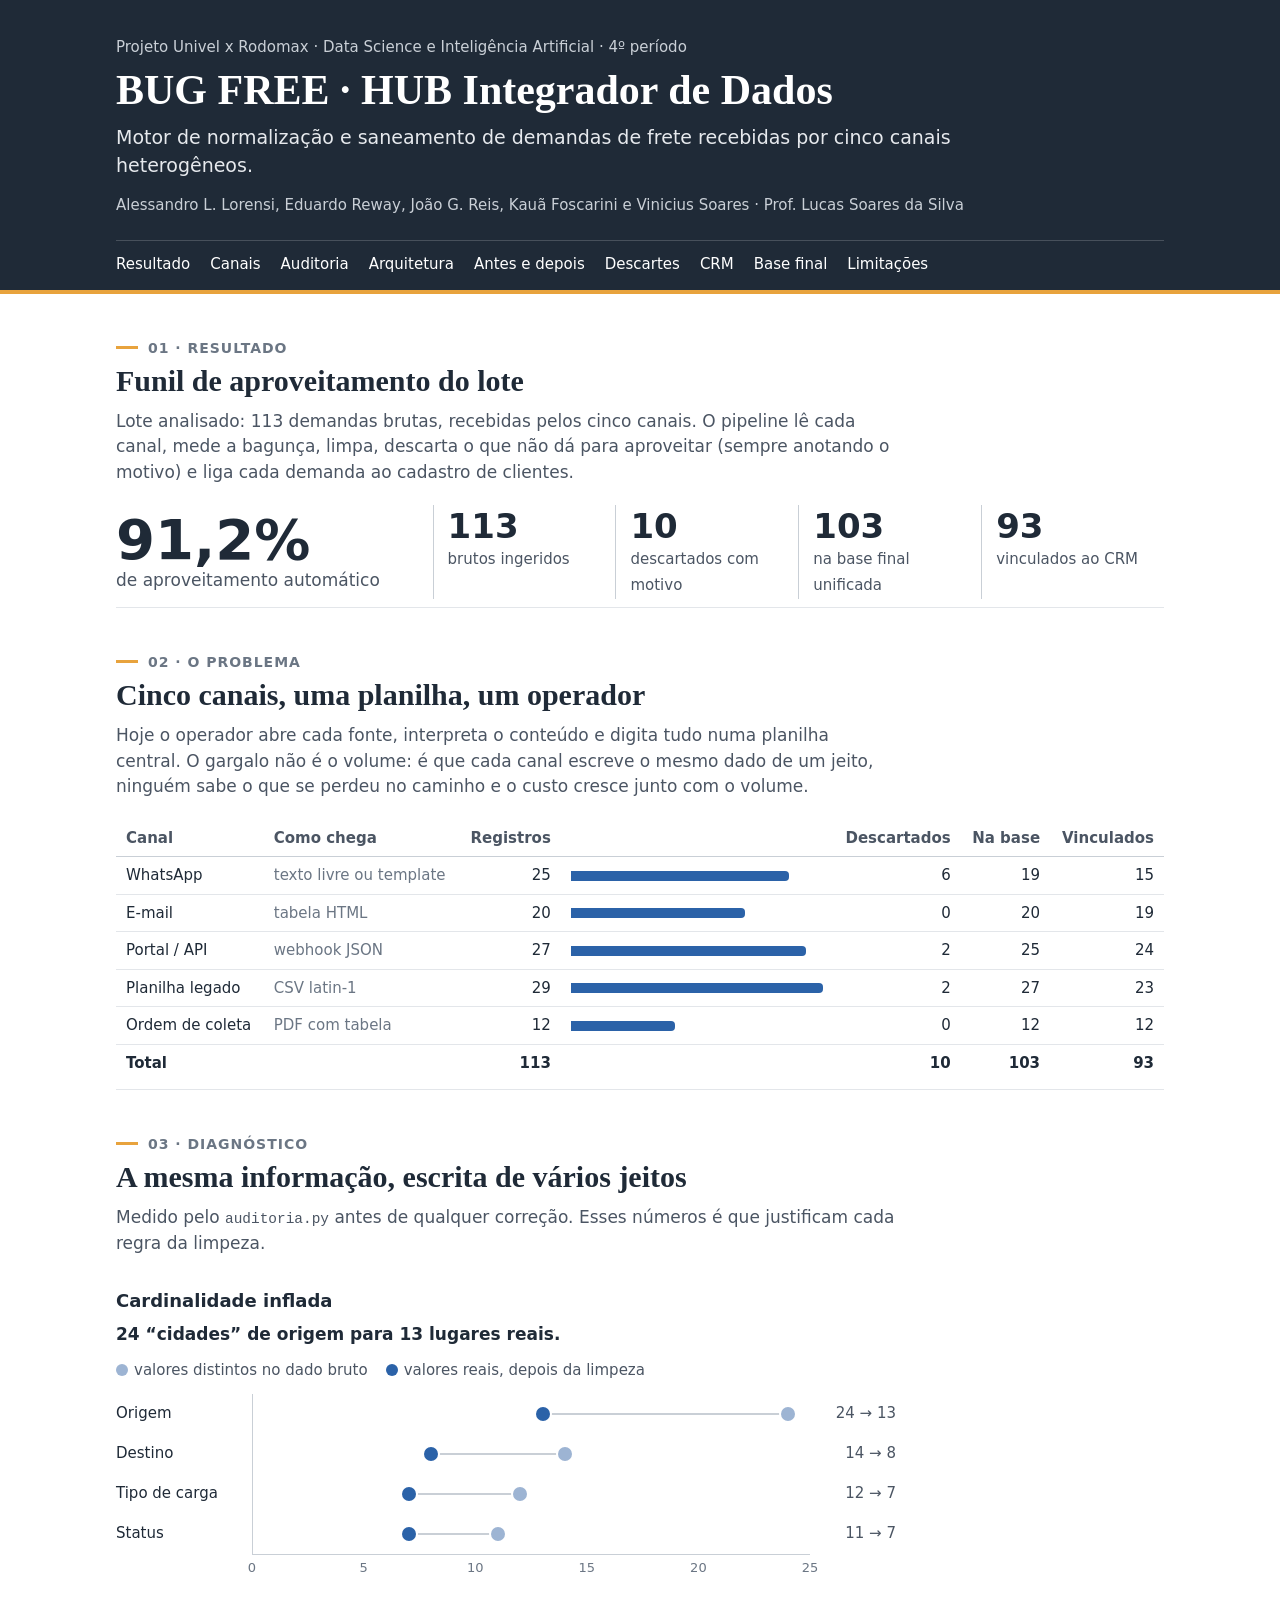
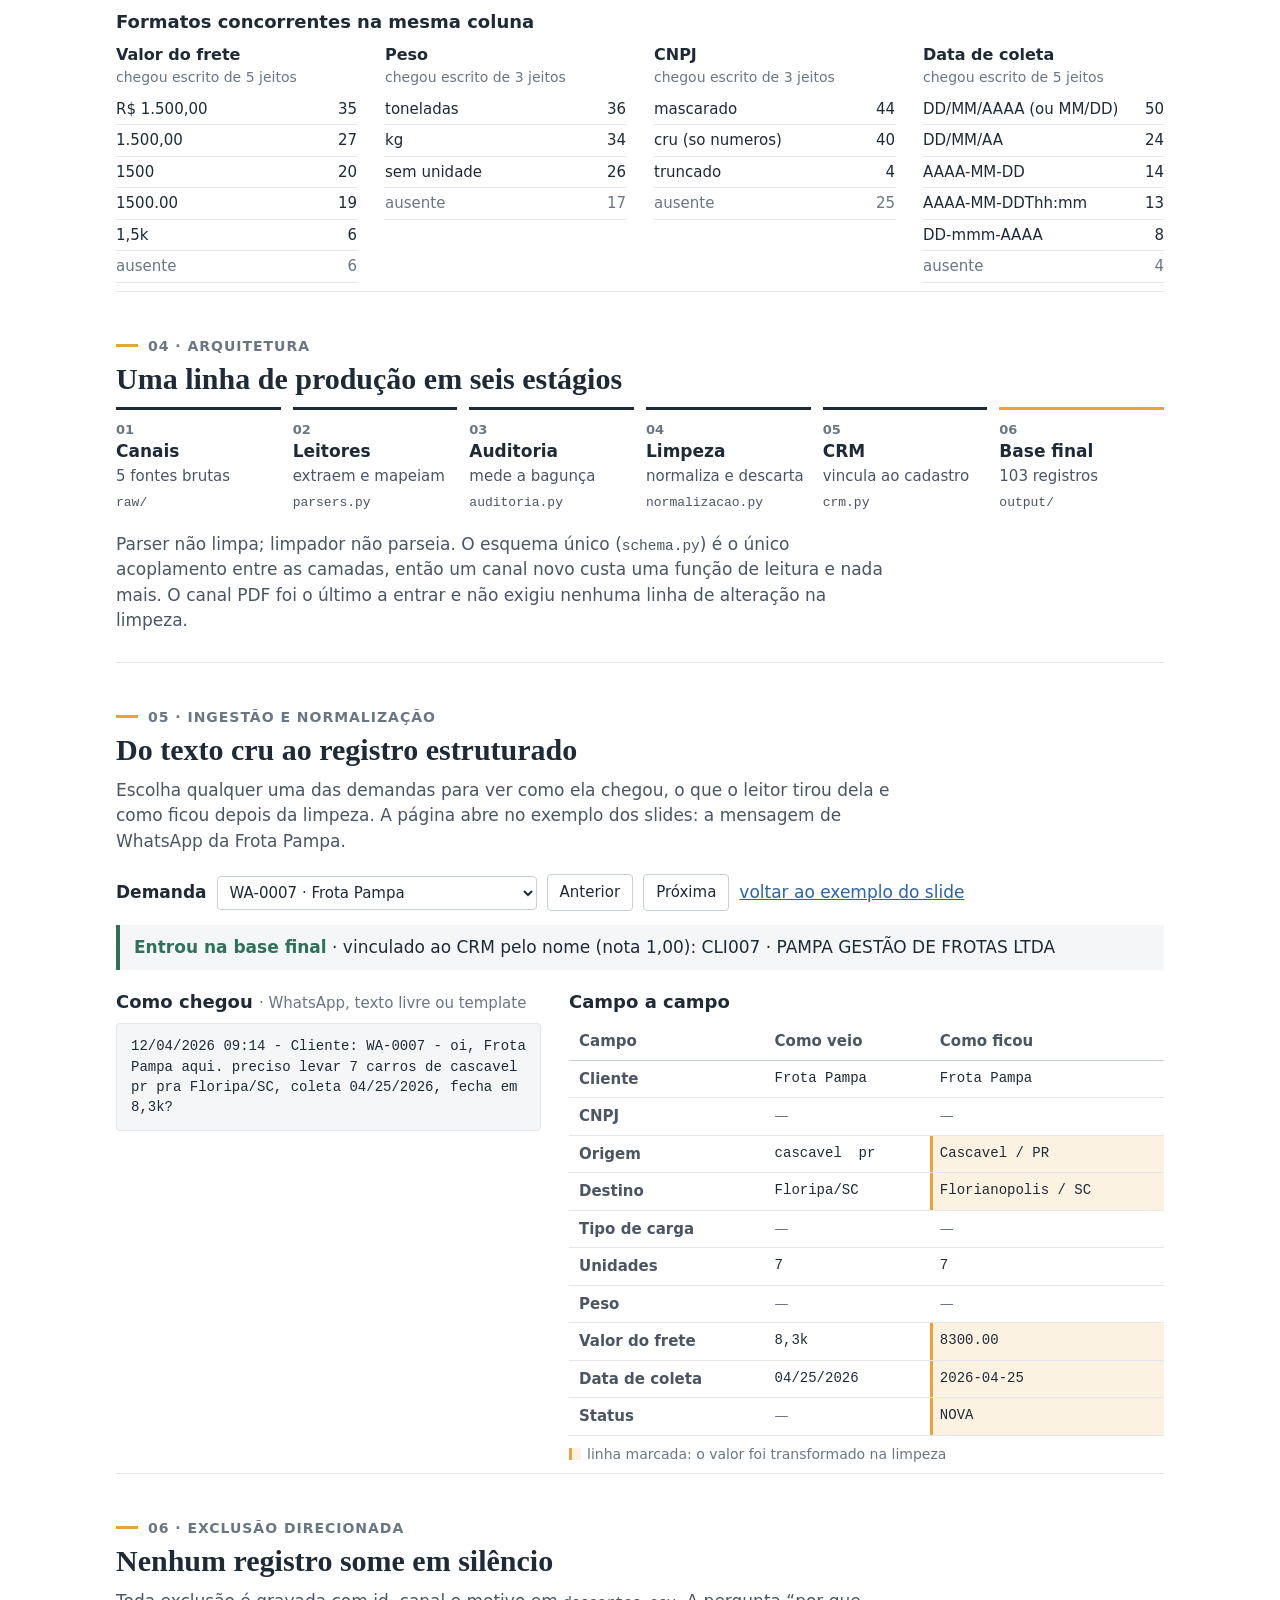
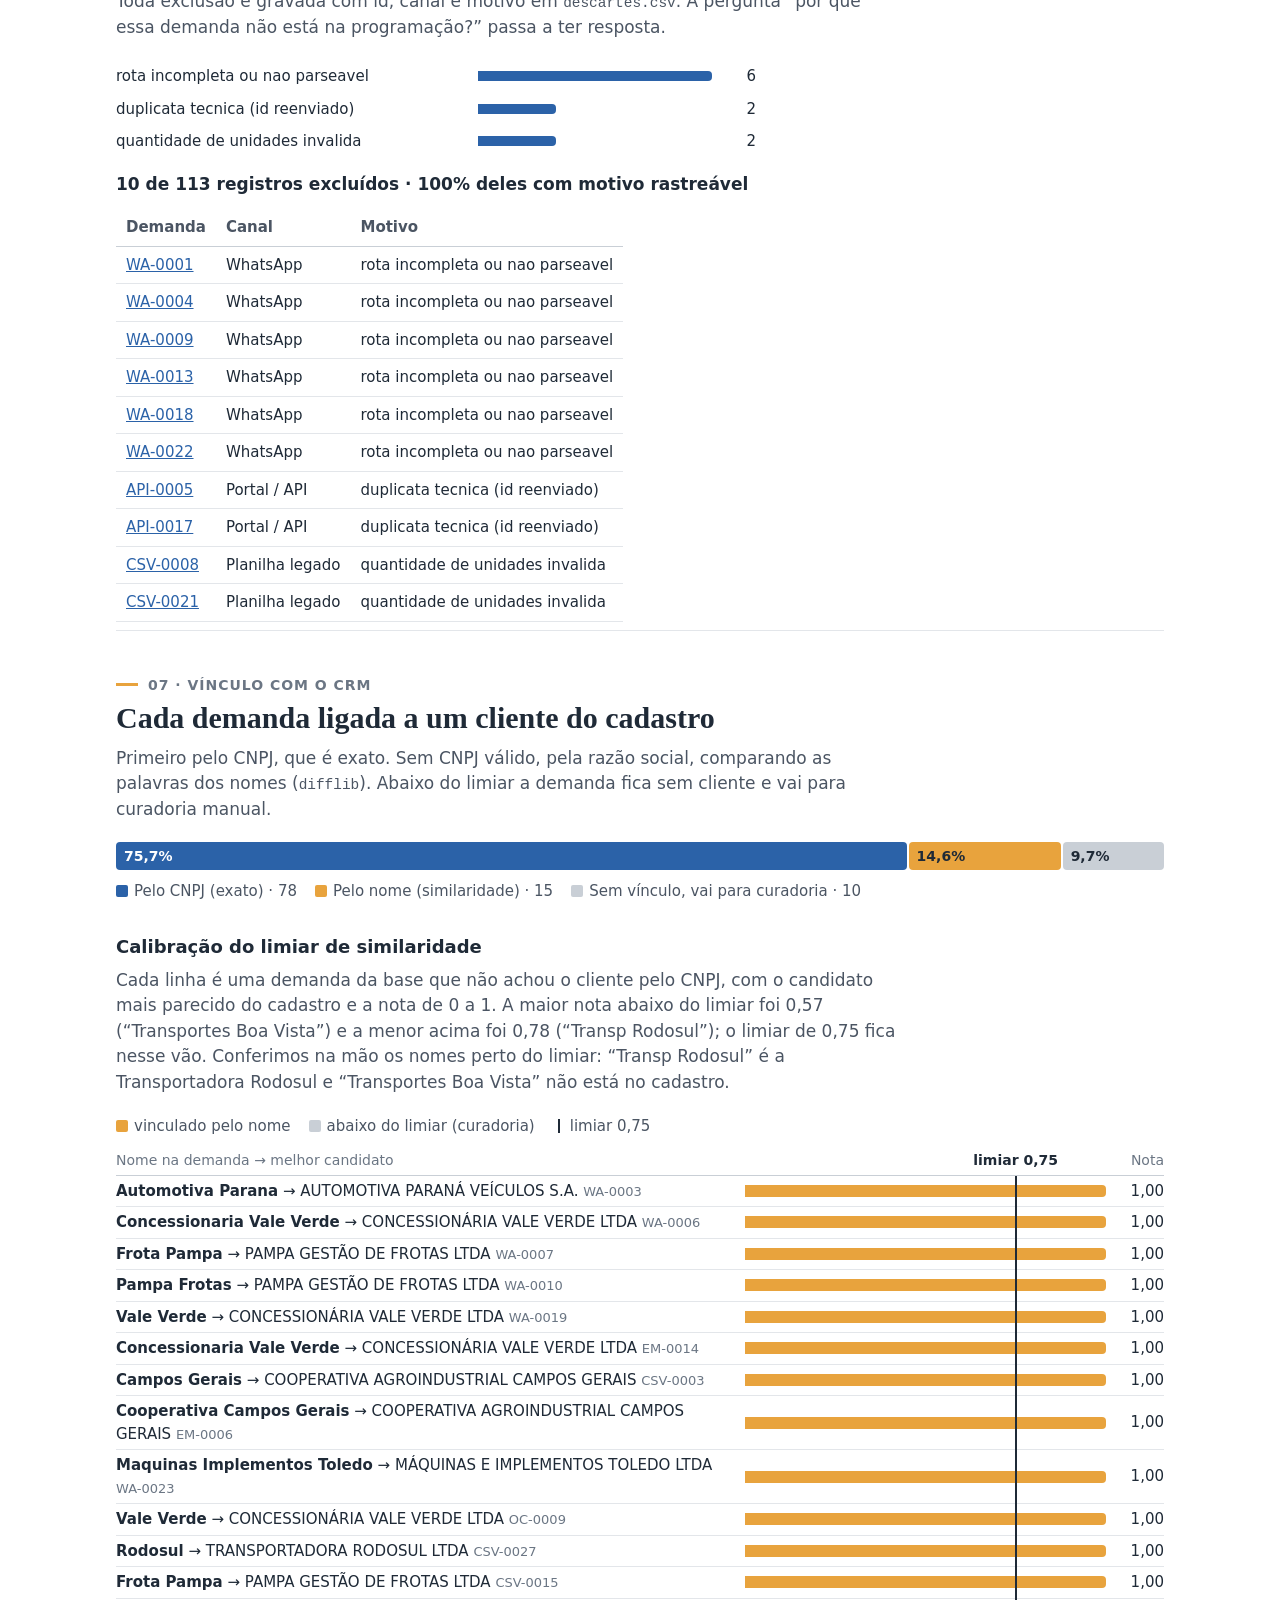
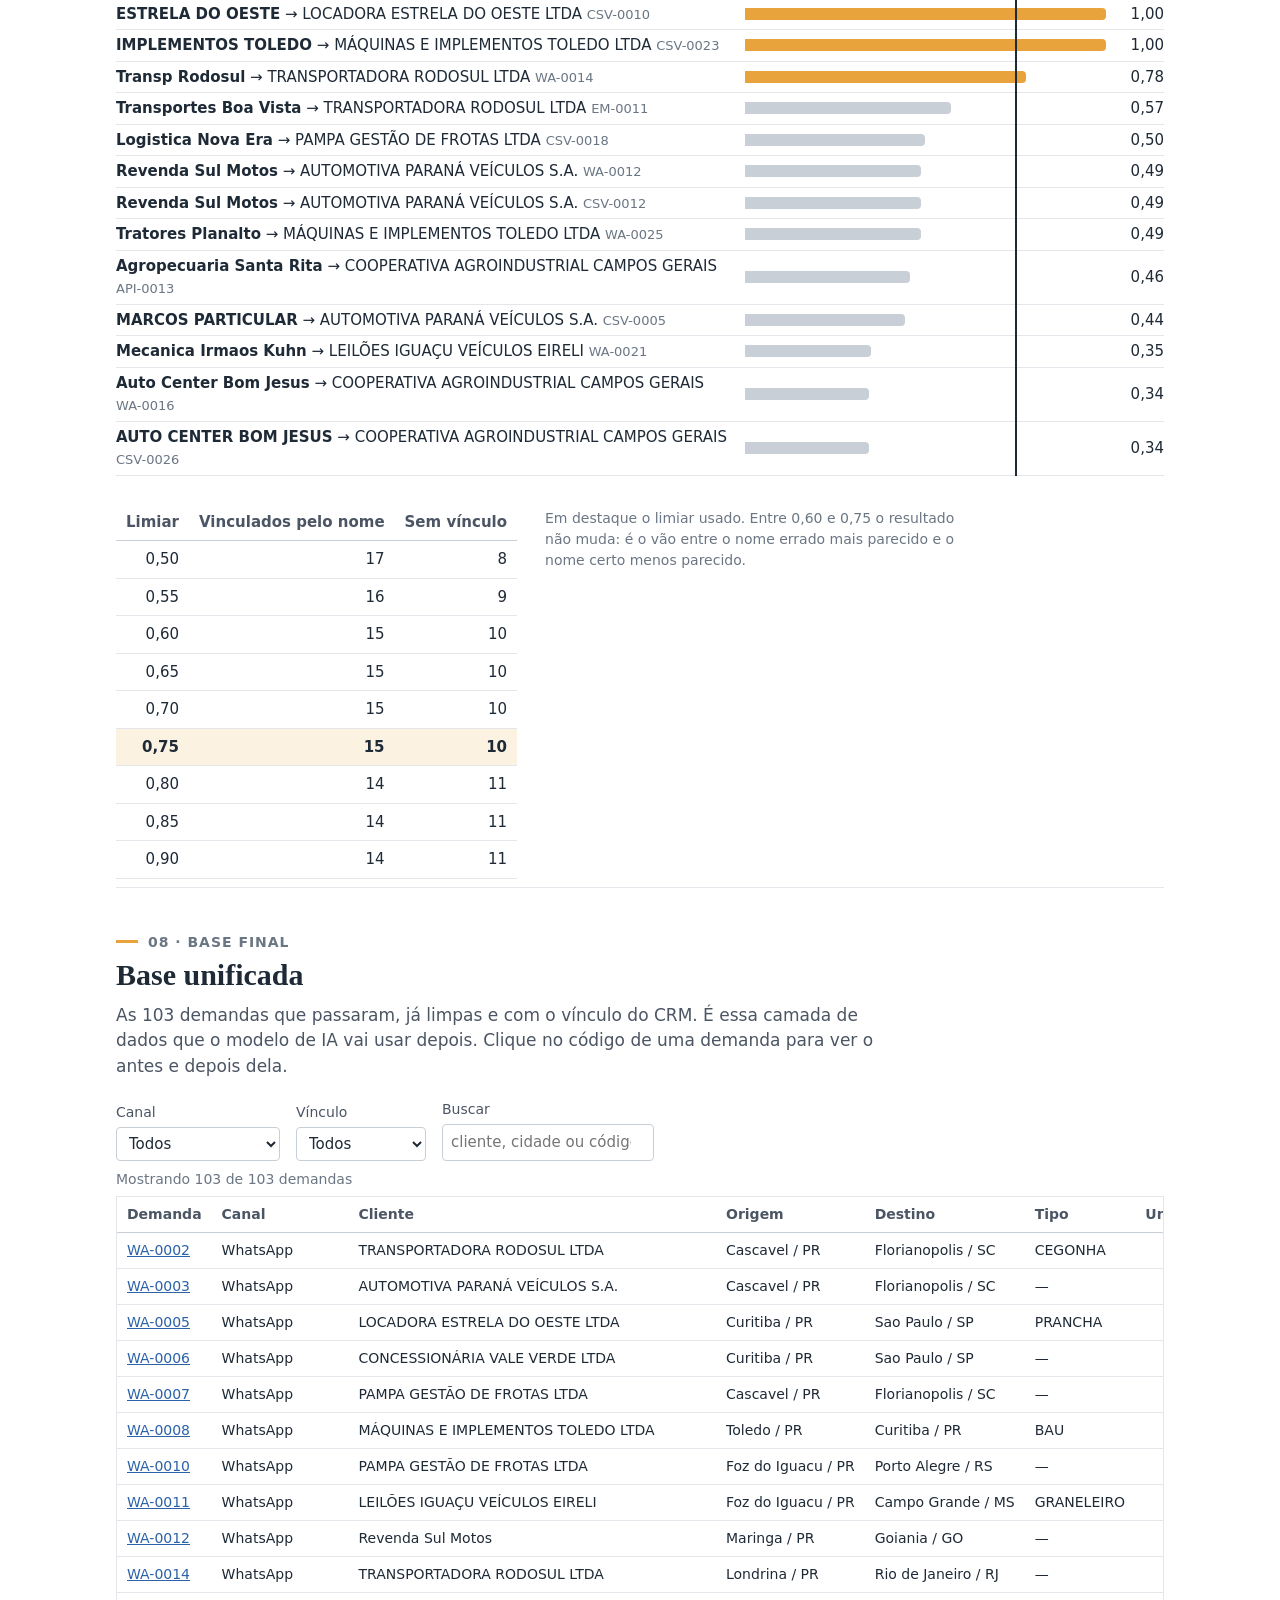
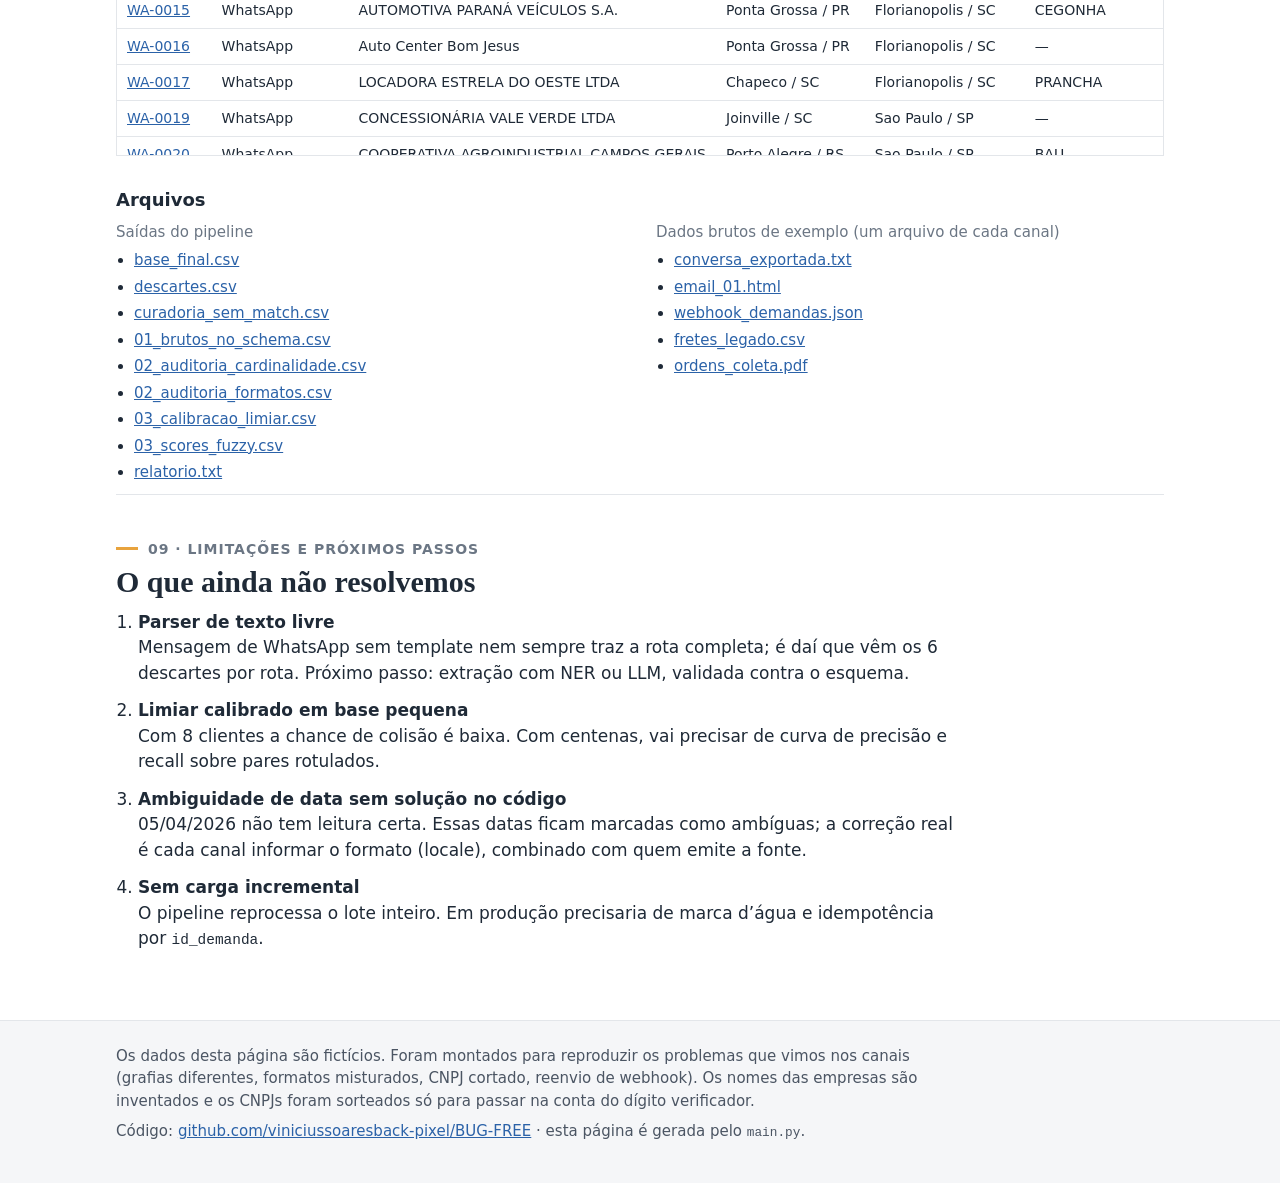
<file: TRABALHO BUG FREE/site/index.html>
<!doctype html>
<html lang="pt-BR">
<head>
<meta charset="utf-8">
<meta name="viewport" content="width=device-width, initial-scale=1">
<title>BUG FREE - HUB Integrador de Dados</title>
<meta name="description" content="MVP do hub que lê, audita, limpa e vincula ao CRM as demandas de frete que chegam por cinco canais.">
<link rel="icon" href="data:,">
<link rel="stylesheet" href="estilo.css">
</head>
<body>

<header class="topo">
  <div class="largura">
    <p class="topo-sobre">Projeto Univel x Rodomax · Data Science e Inteligência Artificial · 4º período</p>
    <h1>BUG FREE · HUB Integrador de Dados</h1>
    <p class="topo-sub">Motor de normalização e saneamento de demandas de frete recebidas por cinco canais heterogêneos.</p>
    <p class="topo-equipe">Alessandro L. Lorensi, Eduardo Reway, João G. Reis, Kauã Foscarini e Vinicius Soares · Prof. Lucas Soares da Silva</p>
    <nav class="topo-nav" aria-label="Seções da página">
      <a href="#resultado">Resultado</a>
      <a href="#canais">Canais</a>
      <a href="#auditoria">Auditoria</a>
      <a href="#arquitetura">Arquitetura</a>
      <a href="#ingestao">Antes e depois</a>
      <a href="#descartes">Descartes</a>
      <a href="#crm">CRM</a>
      <a href="#base">Base final</a>
      <a href="#limitacoes">Limitações</a>
    </nav>
  </div>
</header>

<main class="largura">

  <p class="aviso" id="aviso-dados" hidden>Não achei o arquivo <code>dados.js</code>. Rode <code>python main.py</code> na pasta do projeto para gerar os dados da página.</p>
  <noscript><p class="aviso">Esta página precisa de JavaScript para montar as tabelas e os gráficos.</p></noscript>

  <section class="secao" id="resultado">
    <p class="secao-num">01 · Resultado</p>
    <h2>Funil de aproveitamento do lote</h2>
    <p class="intro">Lote analisado: <span data-funil="brutos">113</span> demandas brutas, recebidas pelos cinco canais. O pipeline lê cada canal, mede a bagunça, limpa, descarta o que não dá para aproveitar (sempre anotando o motivo) e liga cada demanda ao cadastro de clientes.</p>
    <div class="resultado">
      <p class="destaque-num"><strong id="aproveitamento">91,2%</strong><span>de aproveitamento automático</span></p>
      <ol class="funil">
        <li><strong data-funil="brutos">113</strong><span>brutos ingeridos</span></li>
        <li><strong data-funil="descartados">10</strong><span>descartados com motivo</span></li>
        <li><strong data-funil="base">103</strong><span>na base final unificada</span></li>
        <li><strong data-funil="vinculados">93</strong><span>vinculados ao CRM</span></li>
      </ol>
    </div>
  </section>

  <section class="secao" id="canais">
    <p class="secao-num">02 · O problema</p>
    <h2>Cinco canais, uma planilha, um operador</h2>
    <p class="intro">Hoje o operador abre cada fonte, interpreta o conteúdo e digita tudo numa planilha central. O gargalo não é o volume: é que cada canal escreve o mesmo dado de um jeito, ninguém sabe o que se perdeu no caminho e o custo cresce junto com o volume.</p>
    <div class="rolagem">
      <table id="tabela-canais">
        <thead>
          <tr><th>Canal</th><th>Como chega</th><th class="num">Registros</th><th class="col-barra"><span class="sr">barra</span></th><th class="num">Descartados</th><th class="num">Na base</th><th class="num">Vinculados</th></tr>
        </thead>
        <tbody></tbody>
        <tfoot></tfoot>
      </table>
    </div>
  </section>

  <section class="secao" id="auditoria">
    <p class="secao-num">03 · Diagnóstico</p>
    <h2>A mesma informação, escrita de vários jeitos</h2>
    <p class="intro">Medido pelo <code>auditoria.py</code> antes de qualquer correção. Esses números é que justificam cada regra da limpeza.</p>

    <h3>Cardinalidade inflada</h3>
    <p id="frase-origem" class="frase"></p>
    <ul class="legenda">
      <li><i class="mk redondo mk-claro"></i>valores distintos no dado bruto</li>
      <li><i class="mk redondo mk-azul"></i>valores reais, depois da limpeza</li>
    </ul>
    <div class="halteres" id="halteres" role="img" aria-label="Valores distintos no bruto e valores reais por coluna"></div>

    <h3>Formatos concorrentes na mesma coluna</h3>
    <div class="formatos" id="formatos"></div>
  </section>

  <section class="secao" id="arquitetura">
    <p class="secao-num">04 · Arquitetura</p>
    <h2>Uma linha de produção em seis estágios</h2>
    <ol class="etapas">
      <li><span class="n">01</span><strong>Canais</strong><span class="desc">5 fontes brutas</span><code>raw/</code></li>
      <li><span class="n">02</span><strong>Leitores</strong><span class="desc">extraem e mapeiam</span><code>parsers.py</code></li>
      <li><span class="n">03</span><strong>Auditoria</strong><span class="desc">mede a bagunça</span><code>auditoria.py</code></li>
      <li><span class="n">04</span><strong>Limpeza</strong><span class="desc">normaliza e descarta</span><code>normalizacao.py</code></li>
      <li><span class="n">05</span><strong>CRM</strong><span class="desc">vincula ao cadastro</span><code>crm.py</code></li>
      <li><span class="n">06</span><strong>Base final</strong><span class="desc"><span data-funil="base">103</span> registros</span><code>output/</code></li>
    </ol>
    <p class="intro">Parser não limpa; limpador não parseia. O esquema único (<code>schema.py</code>) é o único acoplamento entre as camadas, então um canal novo custa uma função de leitura e nada mais. O canal PDF foi o último a entrar e não exigiu nenhuma linha de alteração na limpeza.</p>
  </section>

  <section class="secao" id="ingestao">
    <p class="secao-num">05 · Ingestão e normalização</p>
    <h2>Do texto cru ao registro estruturado</h2>
    <p class="intro">Escolha qualquer uma das demandas para ver como ela chegou, o que o leitor tirou dela e como ficou depois da limpeza. A página abre no exemplo dos slides: a mensagem de WhatsApp da Frota Pampa.</p>

    <div class="controles">
      <label for="seletor-registro">Demanda</label>
      <select id="seletor-registro"></select>
      <button class="botao" type="button" id="anterior">Anterior</button>
      <button class="botao" type="button" id="proximo">Próxima</button>
      <a href="#ingestao" id="exemplo">voltar ao exemplo do slide</a>
    </div>

    <p class="destino" id="destino-registro" aria-live="polite"></p>

    <div class="explorador">
      <div>
        <h3>Como chegou <span class="apagado" id="canal-registro"></span></h3>
        <pre class="trecho" id="trecho-registro"></pre>
      </div>
      <div>
        <h3>Campo a campo</h3>
        <div class="rolagem">
          <table id="tabela-registro">
            <thead><tr><th>Campo</th><th>Como veio</th><th>Como ficou</th></tr></thead>
            <tbody></tbody>
          </table>
        </div>
        <p class="nota-rodape"><i class="mk mk-mudou"></i>linha marcada: o valor foi transformado na limpeza</p>
      </div>
    </div>
  </section>

  <section class="secao" id="descartes">
    <p class="secao-num">06 · Exclusão direcionada</p>
    <h2>Nenhum registro some em silêncio</h2>
    <p class="intro">Toda exclusão é gravada com id, canal e motivo em <code>descartes.csv</code>. A pergunta “por que essa demanda não está na programação?” passa a ter resposta.</p>
    <div class="medidores" id="motivos"></div>
    <p class="frase" id="frase-descartes"></p>
    <div class="rolagem">
      <table id="tabela-descartes" class="tabela-curta">
        <thead><tr><th>Demanda</th><th>Canal</th><th>Motivo</th></tr></thead>
        <tbody></tbody>
      </table>
    </div>
  </section>

  <section class="secao" id="crm">
    <p class="secao-num">07 · Vínculo com o CRM</p>
    <h2>Cada demanda ligada a um cliente do cadastro</h2>
    <p class="intro">Primeiro pelo CNPJ, que é exato. Sem CNPJ válido, pela razão social, comparando as palavras dos nomes (<code>difflib</code>). Abaixo do limiar a demanda fica sem cliente e vai para curadoria manual.</p>
    <div class="segmentos" id="segmentos" role="img"></div>
    <ul class="legenda" id="legenda-segmentos"></ul>

    <h3>Calibração do limiar de similaridade</h3>
    <p class="intro">Cada linha é uma demanda da base que não achou o cliente pelo CNPJ, com o candidato mais parecido do cadastro e a nota de 0 a 1. <span id="frase-limiar"></span> Conferimos na mão os nomes perto do limiar: “Transp Rodosul” é a Transportadora Rodosul e “Transportes Boa Vista” não está no cadastro.</p>
    <div>
      <div>
        <ul class="legenda">
          <li><i class="mk seg-nome"></i>vinculado pelo nome</li>
          <li><i class="mk seg-sem"></i>abaixo do limiar (curadoria)</li>
          <li><i class="mk mk-linha"></i>limiar <span data-limiar>0,75</span></li>
        </ul>
        <div class="notas" id="notas">
          <div class="notas-cab"><span>Nome na demanda → melhor candidato</span><span class="lim"><span>limiar <span data-limiar>0,75</span></span></span><span class="num">Nota</span></div>
        </div>
      </div>
      <div class="calibracao-resumo">
        <table id="tabela-calibracao" class="tabela-curta">
          <thead><tr><th class="num">Limiar</th><th class="num">Vinculados pelo nome</th><th class="num">Sem vínculo</th></tr></thead>
          <tbody></tbody>
        </table>
        <p class="nota-rodape">Em destaque o limiar usado. Entre 0,60 e 0,75 o resultado não muda: é o vão entre o nome errado mais parecido e o nome certo menos parecido.</p>
      </div>
    </div>
  </section>

  <section class="secao" id="base">
    <p class="secao-num">08 · Base final</p>
    <h2>Base unificada</h2>
    <p class="intro">As <span data-funil="base">103</span> demandas que passaram, já limpas e com o vínculo do CRM. É essa camada de dados que o modelo de IA vai usar depois. Clique no código de uma demanda para ver o antes e depois dela.</p>
    <div class="filtros">
      <label>Canal <select id="filtro-canal"><option value="">Todos</option></select></label>
      <label>Vínculo
        <select id="filtro-vinculo">
          <option value="">Todos</option>
          <option value="CNPJ">Pelo CNPJ</option>
          <option value="FUZZY">Pelo nome</option>
          <option value="SEM_MATCH">Sem vínculo</option>
        </select>
      </label>
      <label>Buscar <input type="search" id="filtro-busca" placeholder="cliente, cidade ou código"></label>
    </div>
    <p class="contador" id="contador-base" aria-live="polite"></p>
    <div class="tabela-alta">
      <table id="tabela-base">
        <thead>
          <tr><th>Demanda</th><th>Canal</th><th>Cliente</th><th>Origem</th><th>Destino</th><th>Tipo</th><th class="num">Unid.</th><th class="num">Peso (kg)</th><th class="num">Frete (R$)</th><th>Coleta</th><th>Status</th><th>Vínculo</th></tr>
        </thead>
        <tbody></tbody>
      </table>
    </div>

    <h3>Arquivos</h3>
    <div class="arquivos">
      <div>
        <p class="apagado">Saídas do pipeline</p>
        <ul id="arquivos-saida"></ul>
      </div>
      <div>
        <p class="apagado">Dados brutos de exemplo (um arquivo de cada canal)</p>
        <ul id="arquivos-brutos"></ul>
      </div>
    </div>
  </section>

  <section class="secao" id="limitacoes">
    <p class="secao-num">09 · Limitações e próximos passos</p>
    <h2>O que ainda não resolvemos</h2>
    <ol class="limitacoes">
      <li><strong>Parser de texto livre</strong>Mensagem de WhatsApp sem template nem sempre traz a rota completa; é daí que vêm os 6 descartes por rota. Próximo passo: extração com NER ou LLM, validada contra o esquema.</li>
      <li><strong>Limiar calibrado em base pequena</strong>Com 8 clientes a chance de colisão é baixa. Com centenas, vai precisar de curva de precisão e recall sobre pares rotulados.</li>
      <li><strong>Ambiguidade de data sem solução no código</strong>05/04/2026 não tem leitura certa. Essas datas ficam marcadas como ambíguas; a correção real é cada canal informar o formato (locale), combinado com quem emite a fonte.</li>
      <li><strong>Sem carga incremental</strong>O pipeline reprocessa o lote inteiro. Em produção precisaria de marca d’água e idempotência por <code>id_demanda</code>.</li>
    </ol>
  </section>

</main>

<footer class="rodape">
  <div class="largura">
    <p>Os dados desta página são fictícios. Foram montados para reproduzir os problemas que vimos nos canais (grafias diferentes, formatos misturados, CNPJ cortado, reenvio de webhook). Os nomes das empresas são inventados e os CNPJs foram sorteados só para passar na conta do dígito verificador.</p>
    <p>Código: <a href="https://github.com/viniciussoaresback-pixel/BUG-FREE">github.com/viniciussoaresback-pixel/BUG-FREE</a> · esta página é gerada pelo <code>main.py</code>.</p>
  </div>
</footer>

<script src="dados.js"></script>
<script src="app.js"></script>
</body>
</html>
</file>
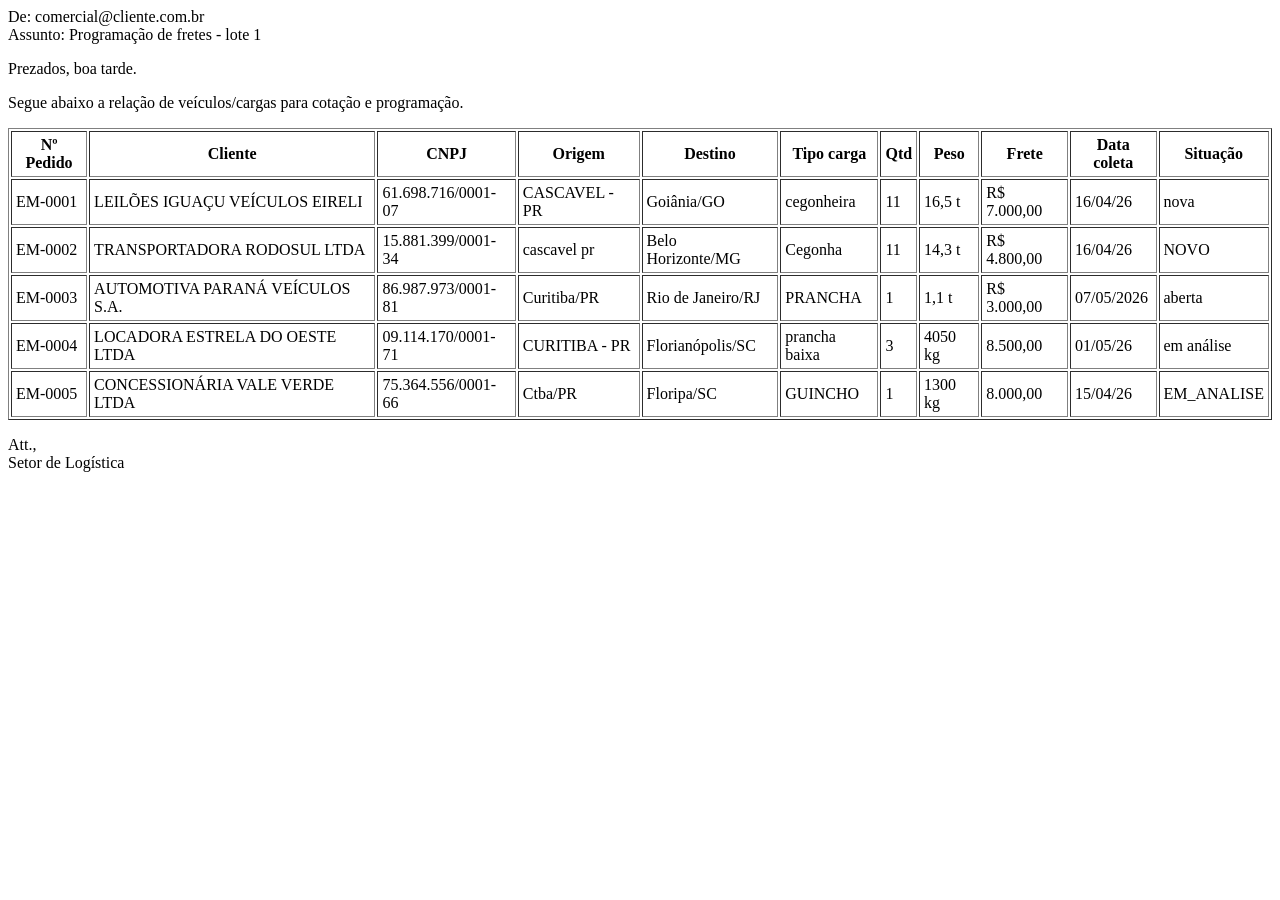
<file: TRABALHO BUG FREE/raw/email/email_01.html>
<html>
<head><meta charset="utf-8"><title>Solicitação de fretes</title></head>
<body>
<p>De: comercial@cliente.com.br<br>Assunto: Programação de fretes - lote 1</p>
<p>Prezados, boa tarde.</p>
<p>Segue abaixo a relação de veículos/cargas para cotação e programação.</p>
<table border="1" cellpadding="4">
    <tr><th>Nº Pedido</th><th>Cliente</th><th>CNPJ</th><th>Origem</th><th>Destino</th><th>Tipo carga</th><th>Qtd</th><th>Peso</th><th>Frete</th><th>Data coleta</th><th>Situação</th></tr>
    <tr><td>EM-0001</td><td>LEILÕES IGUAÇU VEÍCULOS EIRELI</td><td>61.698.716/0001-07</td><td>CASCAVEL - PR</td><td>Goiânia/GO</td><td>cegonheira</td><td>11</td><td>16,5 t</td><td>R$ 7.000,00</td><td>16/04/26</td><td>nova</td></tr>
    <tr><td>EM-0002</td><td>TRANSPORTADORA RODOSUL LTDA</td><td>15.881.399/0001-34</td><td>cascavel  pr</td><td>Belo Horizonte/MG</td><td>Cegonha</td><td>11</td><td>14,3 t</td><td>R$ 4.800,00</td><td>16/04/26</td><td>NOVO</td></tr>
    <tr><td>EM-0003</td><td>AUTOMOTIVA PARANÁ VEÍCULOS S.A.</td><td>86.987.973/0001-81</td><td>Curitiba/PR</td><td>Rio de Janeiro/RJ</td><td>PRANCHA</td><td>1</td><td>1,1 t</td><td>R$ 3.000,00</td><td>07/05/2026</td><td>aberta</td></tr>
    <tr><td>EM-0004</td><td>LOCADORA ESTRELA DO OESTE LTDA</td><td>09.114.170/0001-71</td><td>CURITIBA - PR</td><td>Florianópolis/SC</td><td>prancha baixa</td><td>3</td><td>4050 kg</td><td>8.500,00</td><td>01/05/26</td><td>em análise</td></tr>
    <tr><td>EM-0005</td><td>CONCESSIONÁRIA VALE VERDE LTDA</td><td>75.364.556/0001-66</td><td>Ctba/PR</td><td>Floripa/SC</td><td>GUINCHO</td><td>1</td><td>1300 kg</td><td>8.000,00</td><td>15/04/26</td><td>EM_ANALISE</td></tr>
</table>
<p>Att.,<br>Setor de Logística</p>
</body>
</html>
</file>
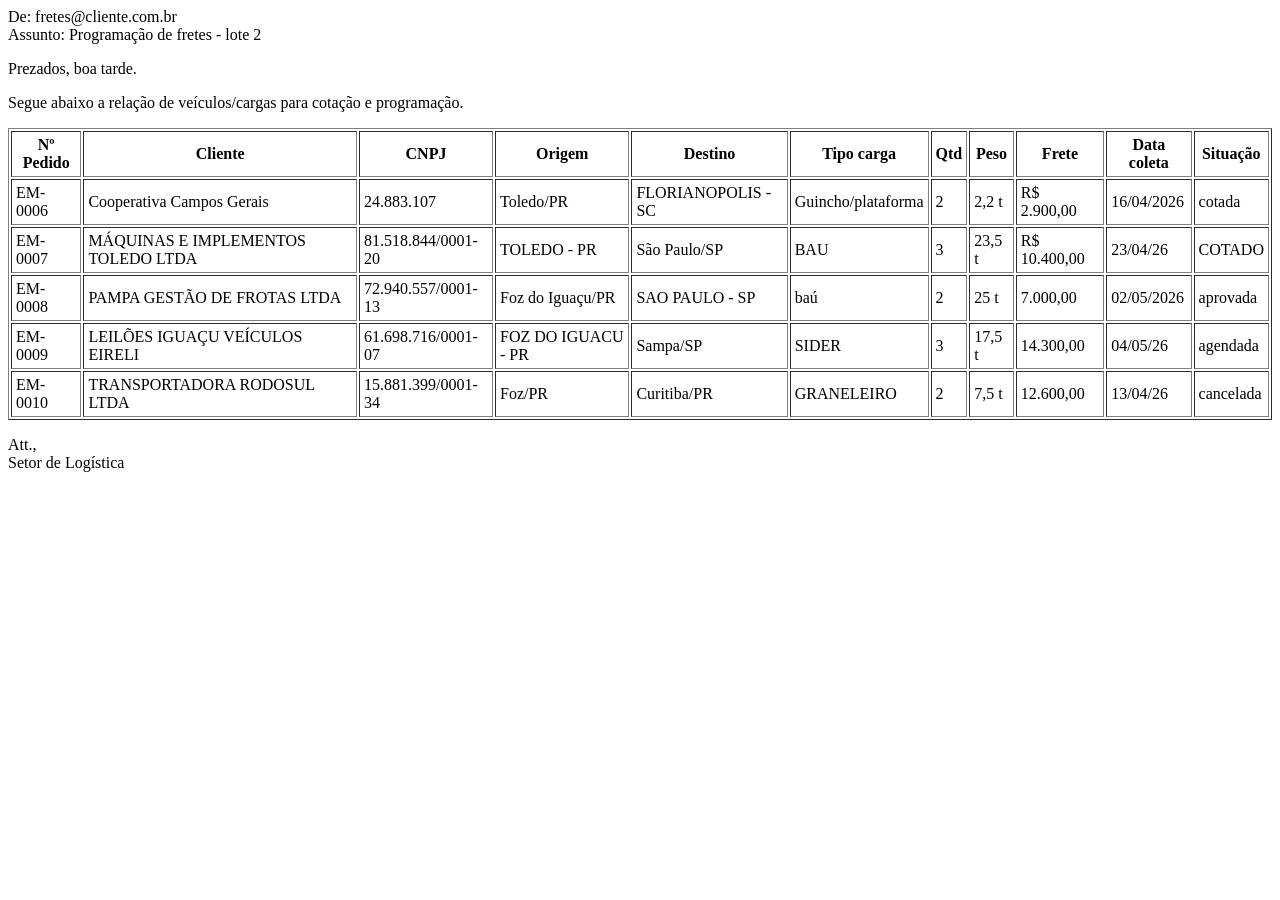
<file: TRABALHO BUG FREE/raw/email/email_02.html>
<html>
<head><meta charset="utf-8"><title>Solicitação de fretes</title></head>
<body>
<p>De: fretes@cliente.com.br<br>Assunto: Programação de fretes - lote 2</p>
<p>Prezados, boa tarde.</p>
<p>Segue abaixo a relação de veículos/cargas para cotação e programação.</p>
<table border="1" cellpadding="4">
    <tr><th>Nº Pedido</th><th>Cliente</th><th>CNPJ</th><th>Origem</th><th>Destino</th><th>Tipo carga</th><th>Qtd</th><th>Peso</th><th>Frete</th><th>Data coleta</th><th>Situação</th></tr>
    <tr><td>EM-0006</td><td>Cooperativa Campos Gerais</td><td>24.883.107</td><td>Toledo/PR</td><td>FLORIANOPOLIS - SC</td><td>Guincho/plataforma</td><td>2</td><td>2,2 t</td><td>R$ 2.900,00</td><td>16/04/2026</td><td>cotada</td></tr>
    <tr><td>EM-0007</td><td>MÁQUINAS E IMPLEMENTOS TOLEDO LTDA</td><td>81.518.844/0001-20</td><td>TOLEDO - PR</td><td>São Paulo/SP</td><td>BAU</td><td>3</td><td>23,5 t</td><td>R$ 10.400,00</td><td>23/04/26</td><td>COTADO</td></tr>
    <tr><td>EM-0008</td><td>PAMPA GESTÃO DE FROTAS LTDA</td><td>72.940.557/0001-13</td><td>Foz do Iguaçu/PR</td><td>SAO PAULO - SP</td><td>baú</td><td>2</td><td>25 t</td><td>7.000,00</td><td>02/05/2026</td><td>aprovada</td></tr>
    <tr><td>EM-0009</td><td>LEILÕES IGUAÇU VEÍCULOS EIRELI</td><td>61.698.716/0001-07</td><td>FOZ DO IGUACU - PR</td><td>Sampa/SP</td><td>SIDER</td><td>3</td><td>17,5 t</td><td>14.300,00</td><td>04/05/26</td><td>agendada</td></tr>
    <tr><td>EM-0010</td><td>TRANSPORTADORA RODOSUL LTDA</td><td>15.881.399/0001-34</td><td>Foz/PR</td><td>Curitiba/PR</td><td>GRANELEIRO</td><td>2</td><td>7,5 t</td><td>12.600,00</td><td>13/04/26</td><td>cancelada</td></tr>
</table>
<p>Att.,<br>Setor de Logística</p>
</body>
</html>
</file>
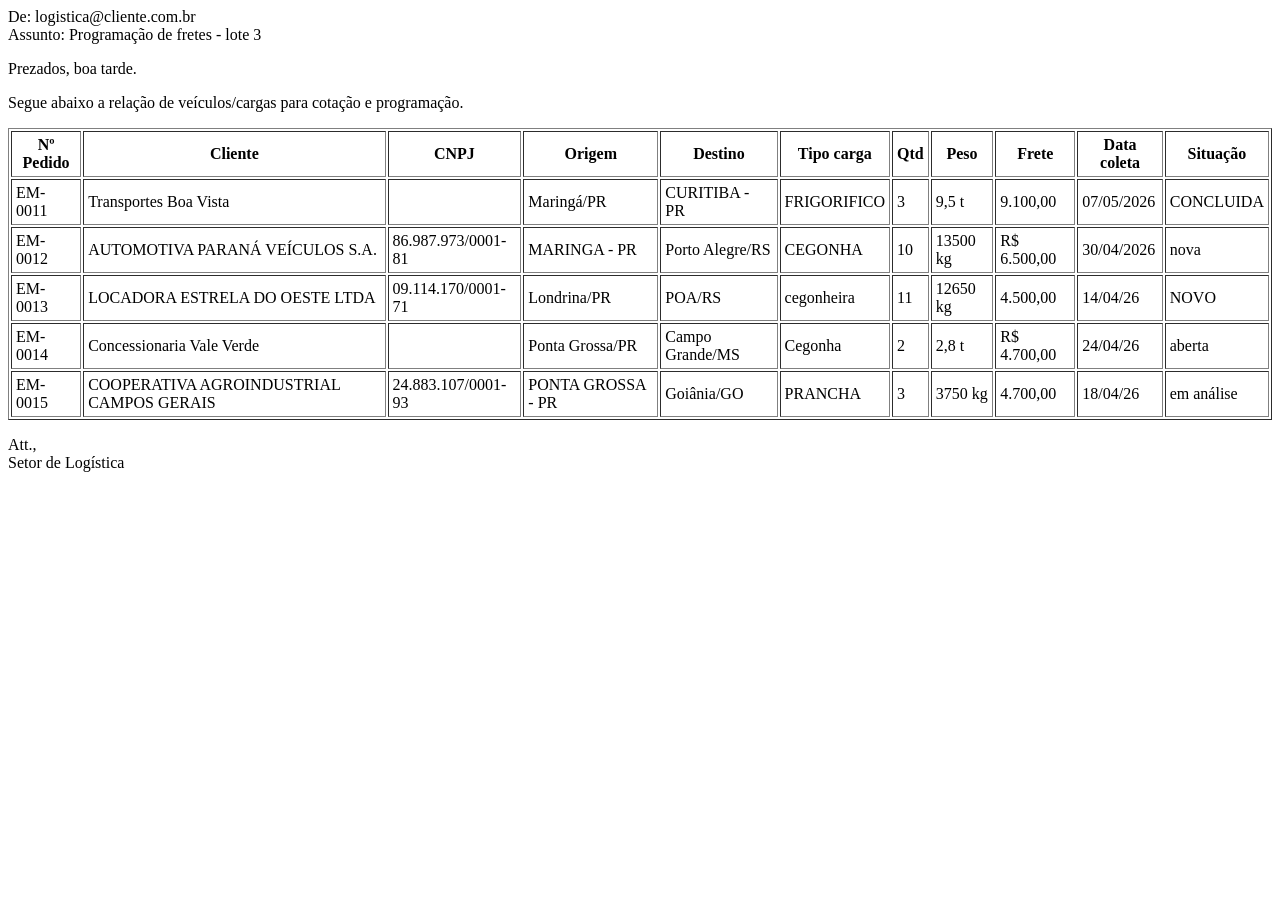
<file: TRABALHO BUG FREE/raw/email/email_03.html>
<html>
<head><meta charset="utf-8"><title>Solicitação de fretes</title></head>
<body>
<p>De: logistica@cliente.com.br<br>Assunto: Programação de fretes - lote 3</p>
<p>Prezados, boa tarde.</p>
<p>Segue abaixo a relação de veículos/cargas para cotação e programação.</p>
<table border="1" cellpadding="4">
    <tr><th>Nº Pedido</th><th>Cliente</th><th>CNPJ</th><th>Origem</th><th>Destino</th><th>Tipo carga</th><th>Qtd</th><th>Peso</th><th>Frete</th><th>Data coleta</th><th>Situação</th></tr>
    <tr><td>EM-0011</td><td>Transportes Boa Vista</td><td></td><td>Maringá/PR</td><td>CURITIBA - PR</td><td>FRIGORIFICO</td><td>3</td><td>9,5 t</td><td>9.100,00</td><td>07/05/2026</td><td>CONCLUIDA</td></tr>
    <tr><td>EM-0012</td><td>AUTOMOTIVA PARANÁ VEÍCULOS S.A.</td><td>86.987.973/0001-81</td><td>MARINGA - PR</td><td>Porto Alegre/RS</td><td>CEGONHA</td><td>10</td><td>13500 kg</td><td>R$ 6.500,00</td><td>30/04/2026</td><td>nova</td></tr>
    <tr><td>EM-0013</td><td>LOCADORA ESTRELA DO OESTE LTDA</td><td>09.114.170/0001-71</td><td>Londrina/PR</td><td>POA/RS</td><td>cegonheira</td><td>11</td><td>12650 kg</td><td>4.500,00</td><td>14/04/26</td><td>NOVO</td></tr>
    <tr><td>EM-0014</td><td>Concessionaria Vale Verde</td><td></td><td>Ponta Grossa/PR</td><td>Campo Grande/MS</td><td>Cegonha</td><td>2</td><td>2,8 t</td><td>R$ 4.700,00</td><td>24/04/26</td><td>aberta</td></tr>
    <tr><td>EM-0015</td><td>COOPERATIVA AGROINDUSTRIAL CAMPOS GERAIS</td><td>24.883.107/0001-93</td><td>PONTA GROSSA - PR</td><td>Goiânia/GO</td><td>PRANCHA</td><td>3</td><td>3750 kg</td><td>4.700,00</td><td>18/04/26</td><td>em análise</td></tr>
</table>
<p>Att.,<br>Setor de Logística</p>
</body>
</html>
</file>
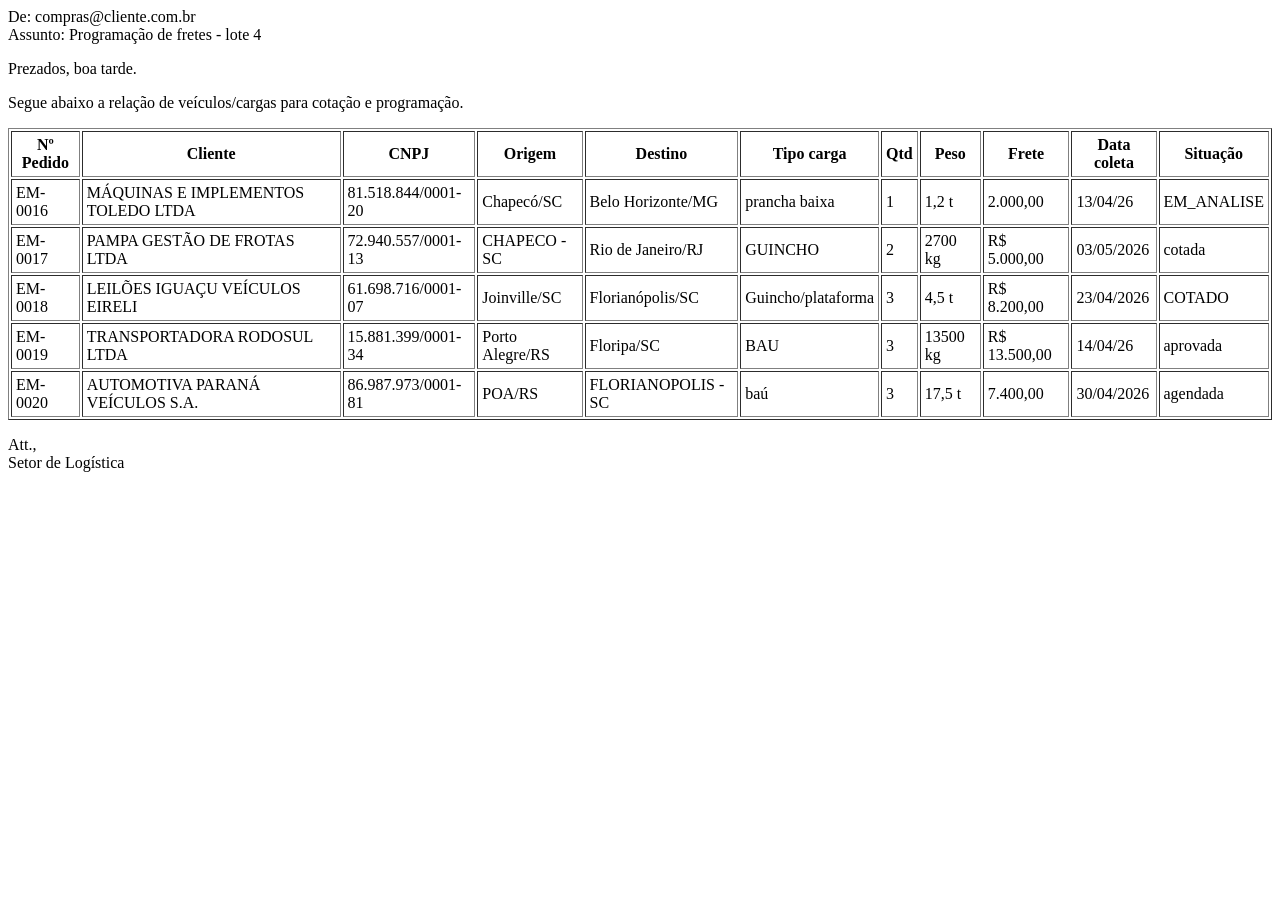
<file: TRABALHO BUG FREE/raw/email/email_04.html>
<html>
<head><meta charset="utf-8"><title>Solicitação de fretes</title></head>
<body>
<p>De: compras@cliente.com.br<br>Assunto: Programação de fretes - lote 4</p>
<p>Prezados, boa tarde.</p>
<p>Segue abaixo a relação de veículos/cargas para cotação e programação.</p>
<table border="1" cellpadding="4">
    <tr><th>Nº Pedido</th><th>Cliente</th><th>CNPJ</th><th>Origem</th><th>Destino</th><th>Tipo carga</th><th>Qtd</th><th>Peso</th><th>Frete</th><th>Data coleta</th><th>Situação</th></tr>
    <tr><td>EM-0016</td><td>MÁQUINAS E IMPLEMENTOS TOLEDO LTDA</td><td>81.518.844/0001-20</td><td>Chapecó/SC</td><td>Belo Horizonte/MG</td><td>prancha baixa</td><td>1</td><td>1,2 t</td><td>2.000,00</td><td>13/04/26</td><td>EM_ANALISE</td></tr>
    <tr><td>EM-0017</td><td>PAMPA GESTÃO DE FROTAS LTDA</td><td>72.940.557/0001-13</td><td>CHAPECO - SC</td><td>Rio de Janeiro/RJ</td><td>GUINCHO</td><td>2</td><td>2700 kg</td><td>R$ 5.000,00</td><td>03/05/2026</td><td>cotada</td></tr>
    <tr><td>EM-0018</td><td>LEILÕES IGUAÇU VEÍCULOS EIRELI</td><td>61.698.716/0001-07</td><td>Joinville/SC</td><td>Florianópolis/SC</td><td>Guincho/plataforma</td><td>3</td><td>4,5 t</td><td>R$ 8.200,00</td><td>23/04/2026</td><td>COTADO</td></tr>
    <tr><td>EM-0019</td><td>TRANSPORTADORA RODOSUL LTDA</td><td>15.881.399/0001-34</td><td>Porto Alegre/RS</td><td>Floripa/SC</td><td>BAU</td><td>3</td><td>13500 kg</td><td>R$ 13.500,00</td><td>14/04/26</td><td>aprovada</td></tr>
    <tr><td>EM-0020</td><td>AUTOMOTIVA PARANÁ VEÍCULOS S.A.</td><td>86.987.973/0001-81</td><td>POA/RS</td><td>FLORIANOPOLIS - SC</td><td>baú</td><td>3</td><td>17,5 t</td><td>7.400,00</td><td>30/04/2026</td><td>agendada</td></tr>
</table>
<p>Att.,<br>Setor de Logística</p>
</body>
</html>
</file>
<file: TRABALHO BUG FREE/site/estilo.css>
/* Pagina do BUG FREE. Cores e fontes tiradas dos slides do grupo. */

:root {
  color-scheme: light;
  --tinta: #1f2a37;        /* texto principal, o marinho dos slides */
  --tinta-2: #4b5563;      /* texto secundario */
  --tinta-3: #6b7684;      /* texto apagado */
  --linha: #e3e6ea;
  --linha-forte: #c9cfd6;
  --fundo: #ffffff;
  --fundo-2: #f5f6f8;
  --azul: #2b62a8;         /* serie principal dos graficos */
  --azul-claro: #9db4d3;   /* mesmo azul, tom claro: o dado antes da limpeza */
  --ambar: #e8a33d;        /* destaque dos slides; nos graficos = "pelo nome" */
  --ambar-fundo: #fcf2e2;
  --cinza-serie: #c9cfd6;  /* sem vinculo / abaixo do limiar */
  --verde: #2f7259;
  --vermelho: #b5544a;
  --mono: Consolas, "Cascadia Mono", "SFMono-Regular", Menlo, "Liberation Mono", monospace;
}

* { box-sizing: border-box; }
html { -webkit-text-size-adjust: 100%; scroll-behavior: smooth; }
@media (prefers-reduced-motion: reduce) { html { scroll-behavior: auto; } }

body {
  margin: 0;
  background: var(--fundo);
  color: var(--tinta);
  font: 17px/1.5 Calibri, Carlito, "Segoe UI", system-ui, -apple-system, Roboto, Arial, sans-serif;
}

a { color: var(--azul); }
code, pre { font-family: var(--mono); font-size: 0.85em; }
h1, h2 { font-family: Cambria, Caladea, Georgia, "Times New Roman", serif; font-weight: 700; line-height: 1.2; }
h3 { font-size: 18px; margin: 30px 0 8px; }
.largura { max-width: 1080px; margin: 0 auto; padding: 0 16px; }
.apagado { color: var(--tinta-3); }
.sr { position: absolute; width: 1px; height: 1px; overflow: hidden; clip-path: inset(50%); white-space: nowrap; }
:focus-visible { outline: 2px solid var(--azul); outline-offset: 2px; }

.aviso { margin: 24px 0 0; padding: 10px 14px; background: #fbeceb; border-left: 4px solid var(--vermelho); }

/* ------------------------------------------------------------ topo */

.topo { background: var(--tinta); color: #fff; border-bottom: 4px solid var(--ambar); padding-top: 36px; }
.topo-sobre { margin: 0 0 6px; color: #c9cfd6; font-size: 15px; }
.topo h1 { margin: 0; font-size: clamp(28px, 5vw, 42px); }
.topo-sub { margin: 8px 0 0; font-size: 19px; color: #e6e9ed; max-width: 46em; }
.topo-equipe { margin: 14px 0 0; font-size: 15px; color: #c9cfd6; }
.topo-nav {
  display: flex; flex-wrap: wrap; gap: 4px 20px;
  margin-top: 24px; padding: 12px 0 14px;
  border-top: 1px solid rgba(255, 255, 255, 0.18);
}
.topo-nav a { color: #fff; text-decoration: none; font-size: 15px; }
.topo-nav a:hover, .topo-nav a:focus-visible { text-decoration: underline; }
.topo :focus-visible { outline-color: var(--ambar); }

/* ------------------------------------------------------------ secoes */

.secao { padding: 44px 0 8px; scroll-margin-top: 8px; }
.secao + .secao { border-top: 1px solid var(--linha); }
.secao-num {
  margin: 0 0 4px; font-size: 14px; font-weight: 700;
  letter-spacing: 0.07em; text-transform: uppercase; color: var(--tinta-3);
}
.secao-num::before {
  content: ""; display: inline-block; width: 22px; height: 3px;
  margin: -3px 10px 0 0; vertical-align: middle; background: var(--ambar);
}
.secao h2 { margin: 0 0 10px; font-size: clamp(24px, 3.4vw, 30px); }
.intro { margin: 0 0 20px; max-width: 46em; color: var(--tinta-2); }
.frase { margin: 0 0 12px; font-weight: 700; }

/* ------------------------------------------------------------ tabelas */

.rolagem { overflow-x: auto; }
table { border-collapse: collapse; width: 100%; font-size: 15px; }
th, td { text-align: left; padding: 7px 10px; border-bottom: 1px solid var(--linha); vertical-align: top; }
thead th { color: var(--tinta-2); font-weight: 700; border-bottom: 1px solid var(--linha-forte); white-space: nowrap; }
.num { text-align: right; font-variant-numeric: tabular-nums; white-space: nowrap; }
tfoot td { font-weight: 700; border-top: 1px solid var(--linha-forte); border-bottom: 0; }
.tabela-curta { width: auto; min-width: min(100%, 420px); }
tr.escolhido td { background: var(--ambar-fundo); font-weight: 700; }

/* barra simples dentro de tabela ou lista */
.col-barra { width: 26%; min-width: 90px; vertical-align: middle; }
.trilha { display: block; height: 10px; }
.barra { display: block; height: 100%; background: var(--azul); border-radius: 0 4px 4px 0; }

/* legenda dos graficos */
.legenda { display: flex; flex-wrap: wrap; gap: 6px 18px; list-style: none; margin: 0 0 12px; padding: 0; font-size: 15px; color: var(--tinta-2); }
.mk { display: inline-block; width: 12px; height: 12px; margin-right: 6px; border-radius: 2px; vertical-align: -1px; }
.mk.redondo { border-radius: 50%; }
.mk-claro { background: var(--azul-claro); }
.mk-azul { background: var(--azul); }
.mk-linha { width: 2px; height: 14px; margin: 0 10px 0 5px; border-radius: 0; background: var(--tinta); vertical-align: -2px; }
.mk-mudou { background: var(--ambar-fundo); box-shadow: inset 3px 0 0 var(--ambar); border-radius: 0; }

/* ------------------------------------------------------------ 01 resultado */

.resultado { display: grid; grid-template-columns: minmax(0, 1fr) minmax(0, 2.5fr); gap: 24px; align-items: center; }
.destaque-num { margin: 0; }
.destaque-num strong { display: block; font-size: 56px; line-height: 1; }
.destaque-num span { color: var(--tinta-2); }
.funil { display: grid; grid-template-columns: repeat(4, minmax(0, 1fr)); margin: 0; padding: 0; list-style: none; }
.funil li { padding: 2px 14px; border-left: 1px solid var(--linha-forte); }
.funil strong { display: block; font-size: 34px; line-height: 1.15; }
.funil span { color: var(--tinta-2); font-size: 15px; }

/* ------------------------------------------------------------ 03 auditoria */

.halteres { max-width: 780px; margin-bottom: 8px; }
.halter { display: grid; grid-template-columns: 120px minmax(0, 1fr) 70px; column-gap: 16px; align-items: center; }
.halter-nome { font-size: 15px; }
.halter-trilha { position: relative; height: 40px; border-left: 1px solid var(--linha-forte); }
.halter-ligacao { position: absolute; top: 50%; height: 2px; margin-top: -1px; background: var(--linha-forte); }
.ponto { position: absolute; top: 50%; width: 14px; height: 14px; margin: -7px 0 0 -7px; border-radius: 50%; box-shadow: 0 0 0 2px var(--fundo); }
.ponto-claro { background: var(--azul-claro); }
.ponto-azul { background: var(--azul); }
.halter-valores { text-align: right; font-size: 15px; color: var(--tinta-2); font-variant-numeric: tabular-nums; white-space: nowrap; }
.halter-trilha.eixo { height: 24px; border-left: 0; border-top: 1px solid var(--linha-forte); }
.marca { position: absolute; top: 3px; transform: translateX(-50%); font-size: 13px; color: var(--tinta-3); font-variant-numeric: tabular-nums; }

.formatos { display: grid; grid-template-columns: repeat(4, minmax(0, 1fr)); gap: 18px 28px; }
.formato h4 { margin: 0; font-size: 16px; }
.formato p { margin: 0 0 6px; font-size: 14px; }
.formato ul { margin: 0; padding: 0; list-style: none; }
.formato li { display: flex; justify-content: space-between; gap: 10px; padding: 4px 0; border-bottom: 1px solid var(--linha); font-size: 15px; }

/* ------------------------------------------------------------ 04 arquitetura */

.etapas { display: grid; grid-template-columns: repeat(6, minmax(0, 1fr)); gap: 12px; margin: 0 0 18px; padding: 0; list-style: none; }
.etapas li { padding-top: 10px; border-top: 3px solid var(--tinta); }
.etapas li:last-child { border-top-color: var(--ambar); }
.etapas .n { display: block; font-size: 13px; font-weight: 700; color: var(--tinta-3); }
.etapas strong { display: block; }
.etapas .desc { display: block; font-size: 15px; color: var(--tinta-2); }
.etapas code { display: inline-block; margin-top: 6px; font-size: 13px; color: var(--tinta-2); }

/* ------------------------------------------------------------ 05 antes e depois */

.controles { display: flex; flex-wrap: wrap; align-items: center; gap: 8px 10px; margin-bottom: 14px; }
.controles label { font-weight: 700; }
.controles select { flex: 0 1 320px; min-width: 0; }
select, input[type="search"] {
  max-width: 100%; padding: 6px 8px;
  font: inherit; font-size: 15px; color: var(--tinta);
  background: var(--fundo); border: 1px solid var(--linha-forte); border-radius: 4px;
}
.botao {
  padding: 6px 12px; cursor: pointer;
  font: inherit; font-size: 15px; color: var(--tinta);
  background: var(--fundo); border: 1px solid var(--linha-forte); border-radius: 4px;
}
.botao:hover { background: var(--fundo-2); }

.destino { margin: 0 0 18px; padding: 10px 14px; background: var(--fundo-2); border-left: 4px solid var(--linha-forte); }
.destino.base { border-left-color: var(--verde); }
.destino.base strong { color: var(--verde); }
.destino.fora { border-left-color: var(--vermelho); }
.destino.fora strong { color: var(--vermelho); }

.explorador { display: grid; grid-template-columns: minmax(0, 5fr) minmax(0, 7fr); gap: 28px; align-items: start; }
.explorador h3 { margin-top: 0; }
.explorador h3 .apagado { font-weight: 400; font-size: 15px; }
.trecho {
  margin: 0; padding: 12px 14px; max-height: 440px; overflow: auto;
  font-size: 14px; line-height: 1.45; white-space: pre-wrap; overflow-wrap: anywhere;
  background: var(--fundo-2); border: 1px solid var(--linha); border-radius: 4px;
}
#tabela-registro th[scope="row"] { color: var(--tinta-2); white-space: nowrap; }
#tabela-registro td { font-family: var(--mono); font-size: 14px; white-space: pre-wrap; overflow-wrap: break-word; }
#tabela-registro td.vazio { font-family: inherit; color: var(--tinta-3); }
#tabela-registro tr.mudou td:last-child { background: var(--ambar-fundo); box-shadow: inset 3px 0 0 var(--ambar); }
.nota-rodape { margin: 8px 0 0; font-size: 14px; color: var(--tinta-3); }

/* ------------------------------------------------------------ 06 descartes */

.medidores { max-width: 640px; margin-bottom: 14px; }
.medidor { display: grid; grid-template-columns: minmax(0, 1.5fr) minmax(0, 1fr) 32px; gap: 12px; align-items: center; padding: 5px 0; font-size: 15px; }

.link-registro {
  padding: 0; cursor: pointer;
  font: inherit; color: var(--azul); text-decoration: underline;
  background: none; border: 0;
}

/* ------------------------------------------------------------ 07 crm */

.segmentos { display: flex; gap: 2px; height: 28px; margin: 8px 0 10px; }
.seg { display: flex; align-items: center; flex: none; min-width: 0; padding: 0 8px; border-radius: 4px; }
.seg span { font-size: 14px; font-weight: 700; white-space: nowrap; }
.seg-cnpj { background: var(--azul); color: #fff; }
.seg-nome { background: var(--ambar); color: var(--tinta); }
.seg-sem { background: var(--cinza-serie); color: var(--tinta); }

.calibracao-resumo { display: grid; grid-template-columns: auto minmax(0, 1fr); gap: 8px 28px; align-items: start; margin-top: 28px; }
.calibracao-resumo .nota-rodape { max-width: 30em; margin-top: 4px; }
.notas { --limiar: 75%; }
.nota-linha, .notas-cab { display: grid; grid-template-columns: minmax(0, 1.7fr) minmax(140px, 1fr) 44px; column-gap: 14px; align-items: center; }
.notas-cab { padding-bottom: 4px; font-size: 14px; color: var(--tinta-3); border-bottom: 1px solid var(--linha-forte); }
.notas-cab .lim { position: relative; align-self: stretch; min-height: 20px; }
.notas-cab .lim > span { position: absolute; bottom: 0; left: var(--limiar); transform: translateX(-50%); font-weight: 700; color: var(--tinta); white-space: nowrap; }
.nota-linha { min-height: 30px; font-size: 15px; border-bottom: 1px solid var(--linha); }
.nota-nome { padding: 4px 0; }
.nota-nome small { font-size: 13px; white-space: nowrap; }
.nota-trilha { position: relative; align-self: stretch; }
.nota-trilha::after { content: ""; position: absolute; top: 0; bottom: -1px; left: var(--limiar); width: 2px; margin-left: -1px; background: var(--tinta); }
.nota-barra { position: absolute; top: 50%; left: 0; height: 12px; margin-top: -6px; border-radius: 0 4px 4px 0; }
.acima .nota-barra { background: var(--ambar); }
.abaixo .nota-barra { background: var(--cinza-serie); }

/* ------------------------------------------------------------ 08 base final */

.filtros { display: flex; flex-wrap: wrap; align-items: end; gap: 10px 16px; margin-bottom: 8px; }
.filtros label { display: flex; flex-direction: column; gap: 4px; font-size: 14px; color: var(--tinta-2); }
.contador { margin: 6px 0; font-size: 14px; color: var(--tinta-3); }
.tabela-alta { max-height: 560px; overflow: auto; border: 1px solid var(--linha); }
.tabela-alta thead th { position: sticky; top: 0; z-index: 1; background: var(--fundo); }
#tabela-base { font-size: 14px; }
#tabela-base td { white-space: nowrap; }

.arquivos { display: grid; grid-template-columns: repeat(2, minmax(0, 1fr)); gap: 8px 32px; }
.arquivos p { margin: 0 0 4px; font-size: 15px; }
.arquivos ul { margin: 0; padding-left: 18px; }
.arquivos li { padding: 2px 0; font-size: 15px; overflow-wrap: anywhere; }

/* ------------------------------------------------------------ 09 limitacoes e rodape */

.limitacoes { max-width: 50em; margin: 0; padding-left: 22px; }
.limitacoes li { margin-bottom: 12px; }
.limitacoes strong { display: block; }

.rodape { margin-top: 48px; padding: 24px 0 32px; font-size: 15px; color: var(--tinta-2); background: var(--fundo-2); border-top: 1px solid var(--linha); }
.rodape p { max-width: 54em; margin: 0 0 8px; }

/* dica que aparece ao passar o mouse nos graficos */
.dica { position: absolute; z-index: 10; max-width: 280px; padding: 6px 10px; font-size: 14px; color: #fff; background: var(--tinta); border-radius: 4px; pointer-events: none; }
.dica[hidden] { display: none; }

/* ------------------------------------------------------------ telas menores */

@media (max-width: 900px) {
  .etapas { grid-template-columns: repeat(3, minmax(0, 1fr)); row-gap: 18px; }
  .formatos { grid-template-columns: repeat(2, minmax(0, 1fr)); }
}
@media (max-width: 760px) {
  .resultado { grid-template-columns: 1fr; }
  .funil { grid-template-columns: repeat(2, minmax(0, 1fr)); row-gap: 16px; }
  .explorador { grid-template-columns: 1fr; }
}
@media (max-width: 540px) {
  body { font-size: 16px; }
  .etapas, .formatos, .arquivos { grid-template-columns: repeat(2, minmax(0, 1fr)); }
  .formatos, .arquivos { grid-template-columns: 1fr; }
  .halter { grid-template-columns: 92px minmax(0, 1fr) 60px; column-gap: 10px; }
  .nota-linha, .notas-cab { grid-template-columns: minmax(0, 1fr) 32% 36px; column-gap: 8px; }
  .medidor { grid-template-columns: minmax(0, 1.4fr) minmax(0, 1fr) 28px; }
  .calibracao-resumo { grid-template-columns: 1fr; }

  /* campo a campo: nome do campo em cima, "como veio" e "como ficou" lado a lado embaixo */
  #tabela-registro, #tabela-registro thead, #tabela-registro tbody { display: block; }
  #tabela-registro tr { display: grid; grid-template-columns: minmax(0, 1fr) minmax(0, 1fr); border-bottom: 1px solid var(--linha); }
  #tabela-registro thead th:first-child { display: none; }
  #tabela-registro th, #tabela-registro td { border-bottom: 0; }
  #tabela-registro th[scope="row"] { grid-column: 1 / -1; padding-bottom: 0; }
  #tabela-registro td { font-size: 13px; }
}
</file>
